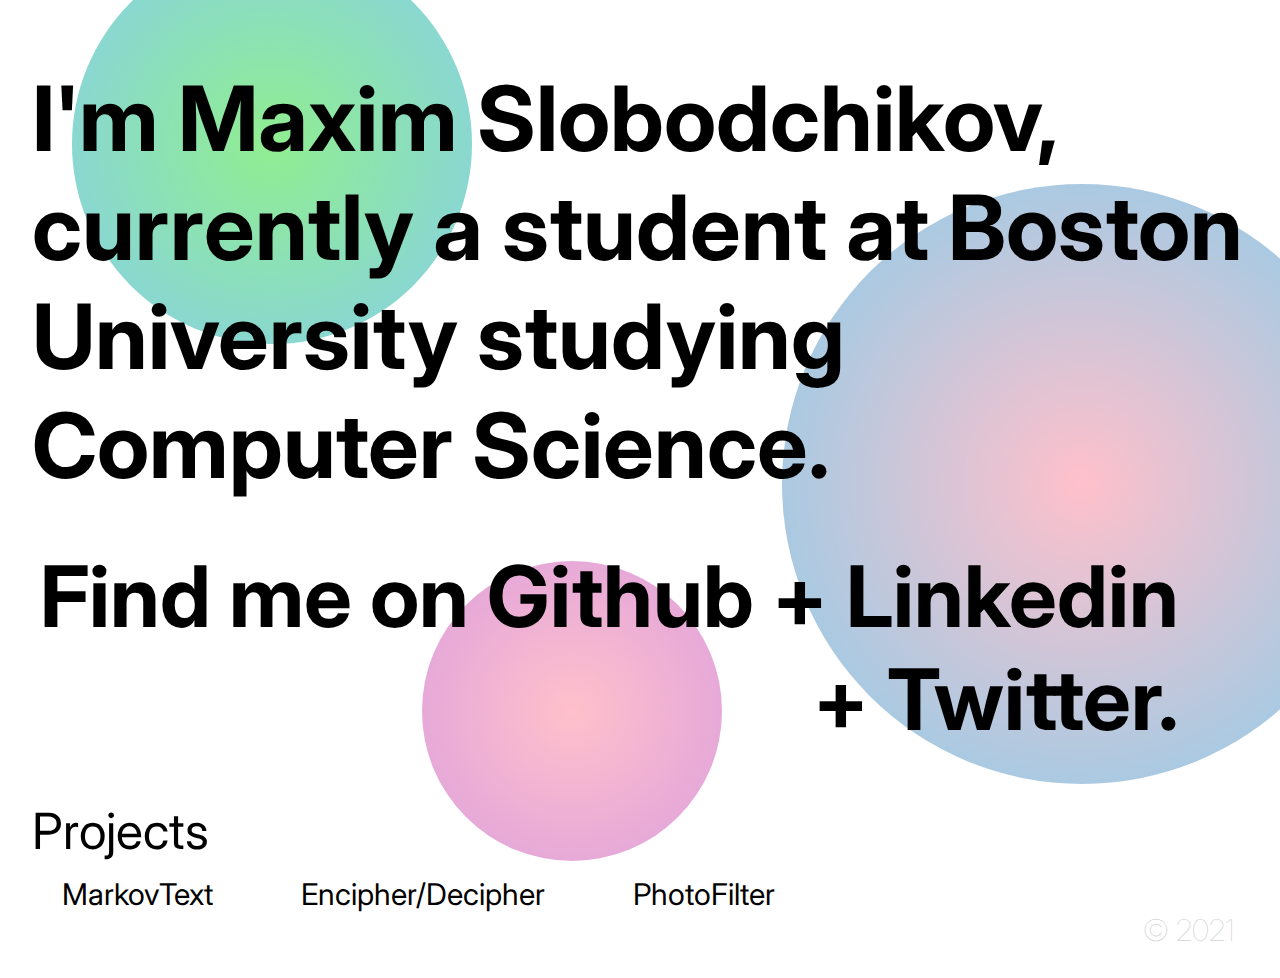
<file: index.html>
<!DOCTYPE html>
<html lang="en">
<head>
    <meta charset="UTF-8">
    <meta http-equiv="X-UA-Compatible" content="IE=edge">
    <meta name="viewport" content="width=device-width, initial-scale=1.0">
    <title>:-)</title>
    <link rel="stylesheet" href="style.css">

</head>
<body>
    <section>
        <div class="container">
            <div class="left">
                <div class="content">
                    <h1>
                        I'm <a href="">Maxim</a> Slobodchikov, currently a student at Boston University studying Computer Science.
                    </h1>
                    <h2>
                        Find me on <a href="https://github.com/maximslo">Github</a> + <a href="https://www.linkedin.com/in/maximslo/">Linkedin</a> + <a href="https://twitter.com/maxslobodchikov">Twitter.</a>
                    </h2>
                    <style>
                        a:link, a:visited {
                            color: black;
                            text-decoration: none;
                        }
                        a:hover {
                            text-decoration: none;
                            color: white;
                        }
                    </style>
                    <p>Projects</p>
                    <p1><a href="https://github.com/maximslo/MarkovText">MarkovText</a> &nbsp &nbsp &nbsp &nbsp &nbsp <a href="https://github.com/maximslo/cipher-decipher">Encipher/Decipher</a> &nbsp &nbsp &nbsp &nbsp &nbsp <a href="https://github.com/maximslo/PhotoFilter">PhotoFilter</a></p1>
                    <h3>© 2021</h3>
                </div>
            </div>
        </div>
    </section>
</body>
</html>
</file>
<file: style.css>
@import url('https://fonts.googleapis.com/css2?family=Inter:wght@400&display=swap');
*{
    padding: 0;
    margin: 0;
    box-sizing: border-box;
    font-family: 'Inter';
}

body {
    overflow-x: hidden;
}

::selection {
    background: lightgoldenrodyellow;
  }

section{
    position: relative;
    min-height: 100vh;
    width: 100%;
    display: flex;
    position: relative;
    background-color: white;
    padding-left: 2em;
    padding-right: 1em;
    padding-top: 4em;
}
.container::before{
    content: '';
    position: absolute;
    width: 400px;
    height: 400px;
    background: radial-gradient(lightgreen, skyblue);
    border-radius: 50%;
    z-index: 1;
    transform: translate(40px, -120px);
}

.container::after{
    content: '';
    position: absolute;
    width: 600px;
    height: 600px;
    background: radial-gradient(pink, skyblue);
    border-radius: 50%;
    z-index: 1;
    transform: translate(750px, 120px);
}

.container{
    position: relative;
    padding-left: 0px;
    width: 100%;
    max-width: 1800px;
    margin: 0 auto;
    display: flex;
}
.left{
    position: relative;
    width: 100%;
    height: 250px;
    z-index: 2;
}
.left h1{
    font-size: 90px;
    font-weight: bold;
    padding-bottom: 0.5em;
}
.left p{
    font-size: 30px;
    text-align: center;
}
.left h2{
    font-size: 85px;
    text-align: right;
    padding-right: 1em;
    text-decoration: none;
}
.left p{
    font-size: 50px;
    position: relative;
    text-align: left;
    padding-top: 1em;
    padding-bottom: 0.3em;
}

.left p::before{
    content: '';
    position: absolute;
    width: 300px;
    height: 300px;
    background: radial-gradient(pink, plum);
    border-radius: 50%;
    z-index: -1;
    transform: translate(390px, -240px);
}

.left p1{
    font-size: 30px;
    text-align: left;
    padding-left: 1em;
}
.left h3{
    font-size: 30px;
    font-weight: lighter;
    text-align: right;
    color:lightgray;
    padding-bottom: 1em;
    padding-right: 1em;
}
</file>
